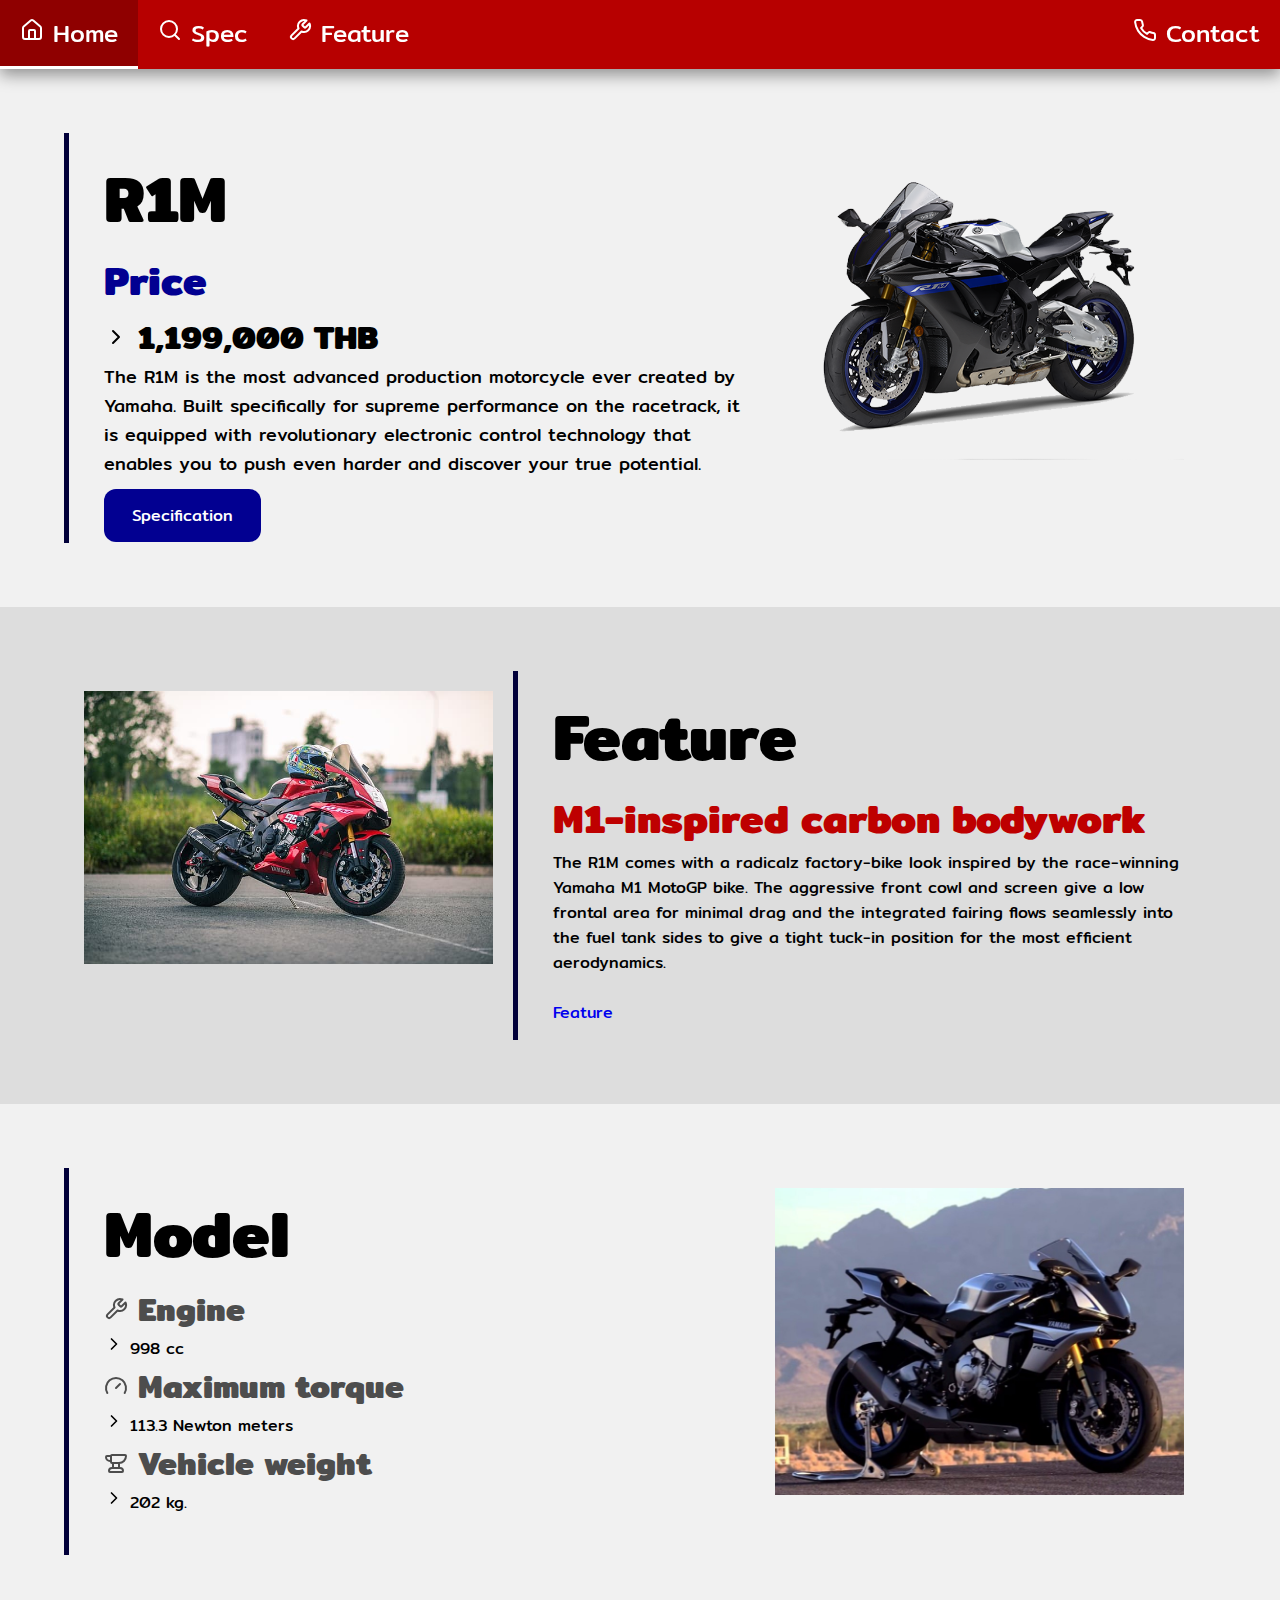
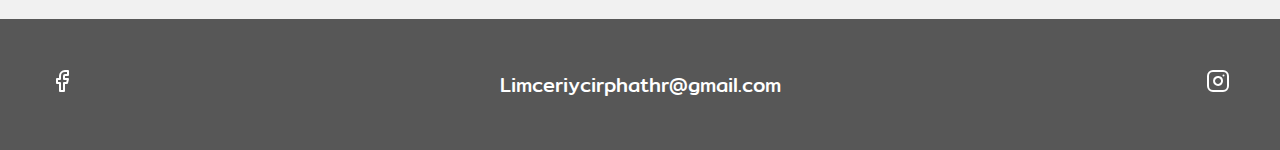
<file: index.html>
<html>
  <head>
    <title>Home</title>
    <meta charset="utf-8">
    <meta name="viewport" content="width=device-width">
    <link rel="stylesheet" type="text/css" href="style.css">
  </head>
<body>
    <ul>
      <li><a href="index.html" class="act"><svg xmlns="http://www.w3.org/2000/svg" width="24" height="24" viewBox="0 0 24 24" fill="none" stroke="currentColor" stroke-width="2" stroke-linecap="round" stroke-linejoin="round" class="lucide lucide-house"><path d="M15 21v-8a1 1 0 0 0-1-1h-4a1 1 0 0 0-1 1v8"/><path d="M3 10a2 2 0 0 1 .709-1.528l7-5.999a2 2 0 0 1 2.582 0l7 5.999A2 2 0 0 1 21 10v9a2 2 0 0 1-2 2H5a2 2 0 0 1-2-2z"/></svg> Home</a></li>
      <li><a href="spec.html"><svg xmlns="http://www.w3.org/2000/svg" width="24" height="24" viewBox="0 0 24 24" fill="none" stroke="currentColor" stroke-width="2" stroke-linecap="round" stroke-linejoin="round" class="lucide lucide-search"><circle cx="11" cy="11" r="8"/><path d="m21 21-4.3-4.3"/></svg> Spec</a></li>
      <li><a href="feature.html"><svg xmlns="http://www.w3.org/2000/svg" width="24" height="24" viewBox="0 0 24 24" fill="none" stroke="currentColor" stroke-width="2" stroke-linecap="round" stroke-linejoin="round" class="lucide lucide-wrench"><path d="M14.7 6.3a1 1 0 0 0 0 1.4l1.6 1.6a1 1 0 0 0 1.4 0l3.77-3.77a6 6 0 0 1-7.94 7.94l-6.91 6.91a2.12 2.12 0 0 1-3-3l6.91-6.91a6 6 0 0 1 7.94-7.94l-3.76 3.76z"/></svg> Feature</a></li>
      <li style="float: right;"><a href="contact.html"><svg xmlns="http://www.w3.org/2000/svg" width="24" height="24" viewBox="0 0 24 24" fill="none" stroke="currentColor" stroke-width="2" stroke-linecap="round" stroke-linejoin="round" class="lucide lucide-phone"><path d="M22 16.92v3a2 2 0 0 1-2.18 2 19.79 19.79 0 0 1-8.63-3.07 19.5 19.5 0 0 1-6-6 19.79 19.79 0 0 1-3.07-8.67A2 2 0 0 1 4.11 2h3a2 2 0 0 1 2 1.72 12.84 12.84 0 0 0 .7 2.81 2 2 0 0 1-.45 2.11L8.09 9.91a16 16 0 0 0 6 6l1.27-1.27a2 2 0 0 1 2.11-.45 12.84 12.84 0 0 0 2.81.7A2 2 0 0 1 22 16.92z"/></svg> Contact</a></li>
    </ul>

  <div class="container" style="background-color: #f1f1f1;">
    <div class="row">
      <div class="column-66">
        <h1 class="xlarge-font"><b>R1M</b></h1>
        <h1 class="large-font" style="color:rgb(2, 0, 145);"><b>Price</b></h1>
        <b style="font-size: 32px;"><svg xmlns="http://www.w3.org/2000/svg" width="24" height="24" viewBox="0 0 24 24" fill="none" stroke="currentColor" stroke-width="2" stroke-linecap="round" stroke-linejoin="round" class="lucide lucide-chevron-right"><path d="m9 18 6-6-6-6"/></svg> 1,199,000 THB</b>
        <p style="font-size: 18px;">The R1M is the most advanced production motorcycle ever created by Yamaha. Built specifically for supreme performance on the racetrack, it is equipped with revolutionary electronic control technology that enables you to push even harder and discover your true potential.</p>
        <br>
        <a href="spec.html" class="button1">Specification</a>
      </div>
      <div class="column-33">
          <img src="img/r1m.1.png">
      </div>
    </div>
  </div>
  
  <div class="container">
    <div class="row">
      <div class="column-33">
        <img src="img/r1m.red.jpg">
      </div>
      <div class="column-66">
        <h1 class="xlarge-font"><b>Feature</b></h1>
        <h1 class="large-font" style="color:rgb(190, 0, 0);"><b>M1-inspired carbon bodywork</b></h1>
        <p>The R1M comes with a radicalz factory-bike look inspired by the race-winning Yamaha M1 MotoGP bike. The aggressive front cowl and screen give a low frontal area for minimal drag and the integrated fairing flows seamlessly into the fuel tank sides to give a tight tuck-in position for the most efficient aerodynamics.</p>
        <br>
        <a href="feature.html" class="button2">Feature</a>
      </div>
    </div>
  </div>
  
  <div class="container" style="background-color: #f1f1f1;">
    <div class="row">
      <div class="column-66">
        <h1 class="xlarge-font"><b>Model</b></h1>
        <h1 style="color:rgb(77, 77, 77);"><b><svg xmlns="http://www.w3.org/2000/svg" width="24" height="24" viewBox="0 0 24 24" fill="none" stroke="currentColor" stroke-width="2" stroke-linecap="round" stroke-linejoin="round" class="lucide lucide-wrench"><path d="M14.7 6.3a1 1 0 0 0 0 1.4l1.6 1.6a1 1 0 0 0 1.4 0l3.77-3.77a6 6 0 0 1-7.94 7.94l-6.91 6.91a2.12 2.12 0 0 1-3-3l6.91-6.91a6 6 0 0 1 7.94-7.94l-3.76 3.76z"/></svg> Engine</b></h1>
        <p class="p"><svg xmlns="http://www.w3.org/2000/svg" width="20" height="20" viewBox="0 0 24 24" fill="none" stroke="currentColor" stroke-width="2" stroke-linecap="round" stroke-linejoin="round" class="lucide lucide-chevron-right"><path d="m9 18 6-6-6-6"/></svg> 998 cc</p>
        <h1 style="color:rgb(77, 77, 77);"><b><svg xmlns="http://www.w3.org/2000/svg" width="24" height="24" viewBox="0 0 24 24" fill="none" stroke="currentColor" stroke-width="2" stroke-linecap="round" stroke-linejoin="round" class="lucide lucide-gauge"><path d="m12 14 4-4"/><path d="M3.34 19a10 10 0 1 1 17.32 0"/></svg> Maximum torque</b></h1>
        <p class="p"><svg xmlns="http://www.w3.org/2000/svg" width="20" height="20" viewBox="0 0 24 24" fill="none" stroke="currentColor" stroke-width="2" stroke-linecap="round" stroke-linejoin="round" class="lucide lucide-chevron-right"><path d="m9 18 6-6-6-6"/></svg> 113.3 Newton meters</p>
        <h1 style="color:rgb(77, 77, 77);"><b><svg xmlns="http://www.w3.org/2000/svg" width="24" height="24" viewBox="0 0 24 24" fill="none" stroke="currentColor" stroke-width="2" stroke-linecap="round" stroke-linejoin="round" class="lucide lucide-anvil"><path d="M7 10H6a4 4 0 0 1-4-4 1 1 0 0 1 1-1h4"/><path d="M7 5a1 1 0 0 1 1-1h13a1 1 0 0 1 1 1 7 7 0 0 1-7 7H8a1 1 0 0 1-1-1z"/><path d="M9 12v5"/><path d="M15 12v5"/><path d="M5 20a3 3 0 0 1 3-3h8a3 3 0 0 1 3 3 1 1 0 0 1-1 1H6a1 1 0 0 1-1-1"/></svg> Vehicle weight</b></h1>
        <p class="p"><svg xmlns="http://www.w3.org/2000/svg" width="20" height="20" viewBox="0 0 24 24" fill="none" stroke="currentColor" stroke-width="2" stroke-linecap="round" stroke-linejoin="round" class="lucide lucide-chevron-right"><path d="m9 18 6-6-6-6"/></svg> 202 kg.</p>
        <br>
      </div>
      <div class="column-33">
          <img src="img/r1m.3.jpg" width="">
      </div>
    </div>
  </div>
  <footer>
    <div><a href="https://www.facebook.com/profile.php?id=100052254434444" class="svg" target="_blank"><svg xmlns="http://www.w3.org/2000/svg" width="24" height="24" viewBox="0 0 24 24" fill="none" stroke="currentColor" stroke-width="2" stroke-linecap="round" stroke-linejoin="round" class="lucide lucide-facebook"><path d="M18 2h-3a5 5 0 0 0-5 5v3H7v4h3v8h4v-8h3l1-4h-4V7a1 1 0 0 1 1-1h3z"/></a></svg></div>
    <div><p>Limceriycirphathr@gmail.com</p></div>
    <div><a href="https://www.instagram.com/hrxt_.jl02/" class="svg" target="_blank"><svg xmlns="http://www.w3.org/2000/svg" width="24" height="24" viewBox="0 0 24 24" fill="none" stroke="currentColor" stroke-width="2" stroke-linecap="round" stroke-linejoin="round" class="lucide lucide-instagram"><rect width="20" height="20" x="2" y="2" rx="5" ry="5"/><path d="M16 11.37A4 4 0 1 1 12.63 8 4 4 0 0 1 16 11.37z"/><line x1="17.5" x2="17.51" y1="6.5" y2="6.5"/></a></svg></div>
  </footer>
    <script>
    </script>
  </body>
</html>
</file>
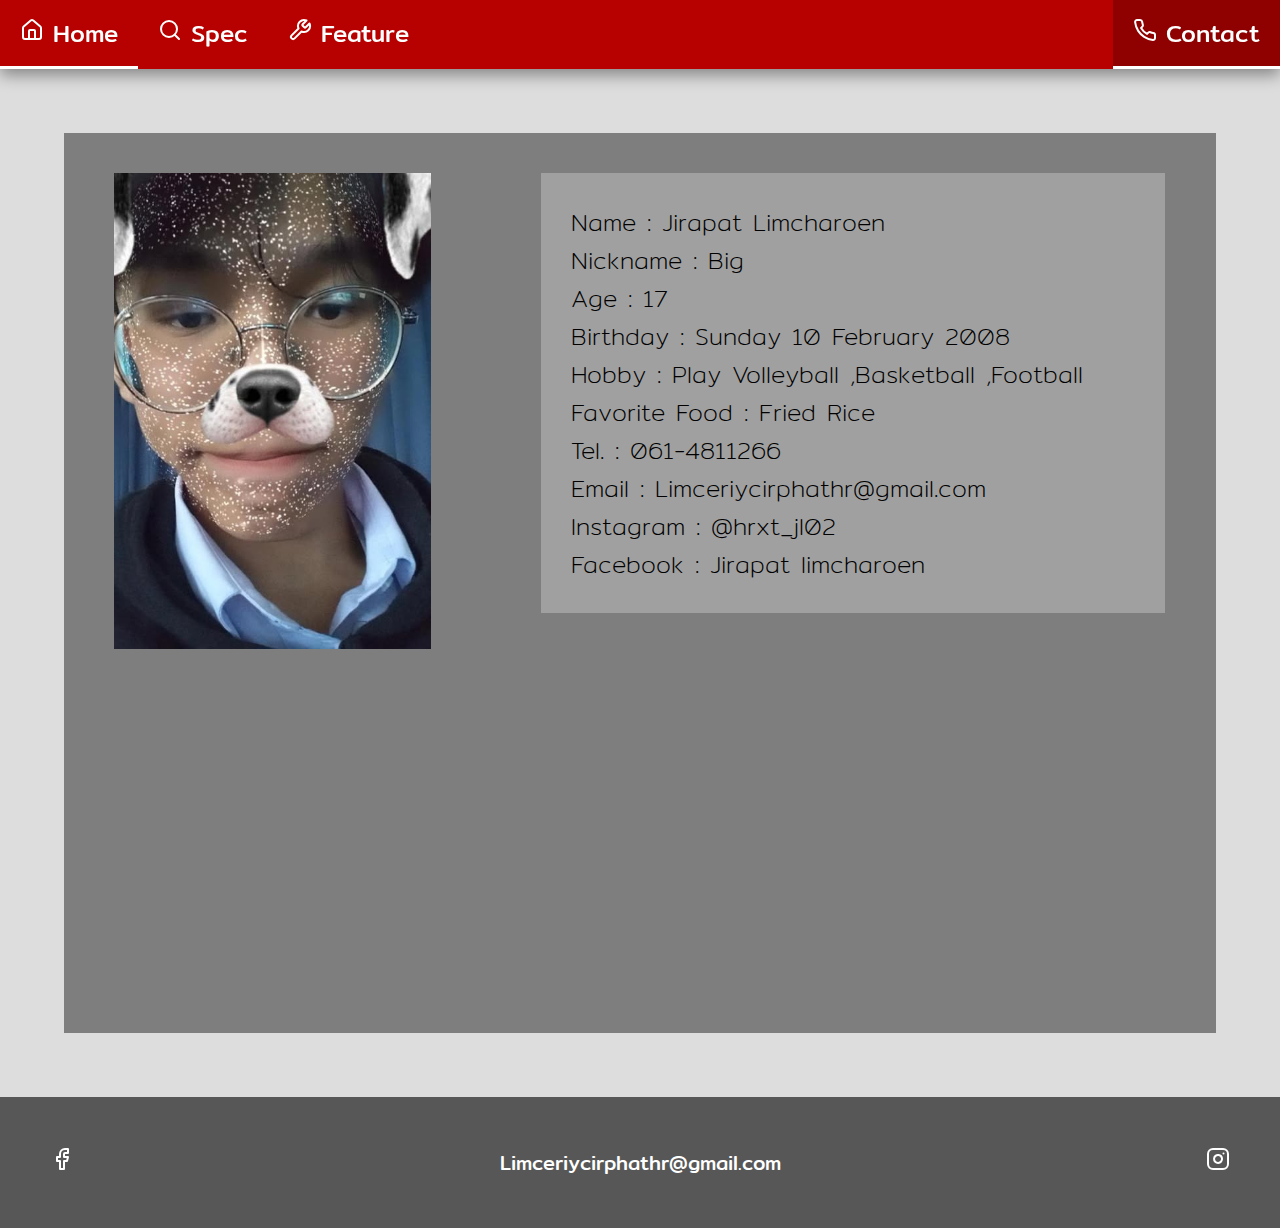
<file: contact.html>
<html>
  <head>
    <title>Contact</title>
    <meta charset="utf-8">
    <meta name="viewport" content="width=device-width">
    <link rel="stylesheet" type="text/css" href="style.css">
  </head>
<body>
    <ul>
      <li><a href="index.html"><svg xmlns="http://www.w3.org/2000/svg" width="24" height="24" viewBox="0 0 24 24" fill="none" stroke="currentColor" stroke-width="2" stroke-linecap="round" stroke-linejoin="round" class="lucide lucide-house"><path d="M15 21v-8a1 1 0 0 0-1-1h-4a1 1 0 0 0-1 1v8"/><path d="M3 10a2 2 0 0 1 .709-1.528l7-5.999a2 2 0 0 1 2.582 0l7 5.999A2 2 0 0 1 21 10v9a2 2 0 0 1-2 2H5a2 2 0 0 1-2-2z"/></svg> Home</a></li>
      <li><a href="spec.html"><svg xmlns="http://www.w3.org/2000/svg" width="24" height="24" viewBox="0 0 24 24" fill="none" stroke="currentColor" stroke-width="2" stroke-linecap="round" stroke-linejoin="round" class="lucide lucide-search"><circle cx="11" cy="11" r="8"/><path d="m21 21-4.3-4.3"/></svg> Spec</a></li>
      <li><a href="feature.html"><svg xmlns="http://www.w3.org/2000/svg" width="24" height="24" viewBox="0 0 24 24" fill="none" stroke="currentColor" stroke-width="2" stroke-linecap="round" stroke-linejoin="round" class="lucide lucide-wrench"><path d="M14.7 6.3a1 1 0 0 0 0 1.4l1.6 1.6a1 1 0 0 0 1.4 0l3.77-3.77a6 6 0 0 1-7.94 7.94l-6.91 6.91a2.12 2.12 0 0 1-3-3l6.91-6.91a6 6 0 0 1 7.94-7.94l-3.76 3.76z"/></svg> Feature</a></li>
      <li style="float: right;"><a href="contact.html" class="act"><svg xmlns="http://www.w3.org/2000/svg" width="24" height="24" viewBox="0 0 24 24" fill="none" stroke="currentColor" stroke-width="2" stroke-linecap="round" stroke-linejoin="round" class="lucide lucide-phone"><path d="M22 16.92v3a2 2 0 0 1-2.18 2 19.79 19.79 0 0 1-8.63-3.07 19.5 19.5 0 0 1-6-6 19.79 19.79 0 0 1-3.07-8.67A2 2 0 0 1 4.11 2h3a2 2 0 0 1 2 1.72 12.84 12.84 0 0 0 .7 2.81 2 2 0 0 1-.45 2.11L8.09 9.91a16 16 0 0 0 6 6l1.27-1.27a2 2 0 0 1 2.11-.45 12.84 12.84 0 0 0 2.81.7A2 2 0 0 1 22 16.92z"/></svg> Contact</a></li>
    </ul>

    <div class="container">
      <div class="row">
        <div class="c-bg">
          <div class="column-c-1">
            <img src="img/biggy.jpg" class="img-c">
          </div>
          <div class="column-c-2">
            <div class="t-c">        
              <p>Name : Jirapat Limcharoen</p>
              <p>Nickname : Big</p>
              <p>Age : 17</p>
              <p>Birthday : Sunday 10 February 2008</p>
              <p>Hobby : Play Volleyball ,Basketball ,Football</p>
              <p>Favorite Food : Fried Rice</p>
              <p>Tel. : 061-4811266</p>
              <p>Email : Limceriycirphathr@gmail.com</p>
              <p>Instagram : @hrxt_jl02</p>
              <p>Facebook : Jirapat limcharoen</p>
            </div>
          </div>
        </div>
      </div>
    </div>

    <footer>
      <div><a href="https://www.facebook.com/profile.php?id=100052254434444" class="svg" target="_blank"><svg xmlns="http://www.w3.org/2000/svg" width="24" height="24" viewBox="0 0 24 24" fill="none" stroke="currentColor" stroke-width="2" stroke-linecap="round" stroke-linejoin="round" class="lucide lucide-facebook"><path d="M18 2h-3a5 5 0 0 0-5 5v3H7v4h3v8h4v-8h3l1-4h-4V7a1 1 0 0 1 1-1h3z"/></a></svg></div>
      <div><p>Limceriycirphathr@gmail.com</p></div>
      <div><a href="https://www.instagram.com/hrxt_.jl02/" class="svg" target="_blank"><svg xmlns="http://www.w3.org/2000/svg" width="24" height="24" viewBox="0 0 24 24" fill="none" stroke="currentColor" stroke-width="2" stroke-linecap="round" stroke-linejoin="round" class="lucide lucide-instagram"><rect width="20" height="20" x="2" y="2" rx="5" ry="5"/><path d="M16 11.37A4 4 0 1 1 12.63 8 4 4 0 0 1 16 11.37z"/><line x1="17.5" x2="17.51" y1="6.5" y2="6.5"/></a></svg></div>
    </footer>
    <script>
    </script>
  </body>
</html>
</file>
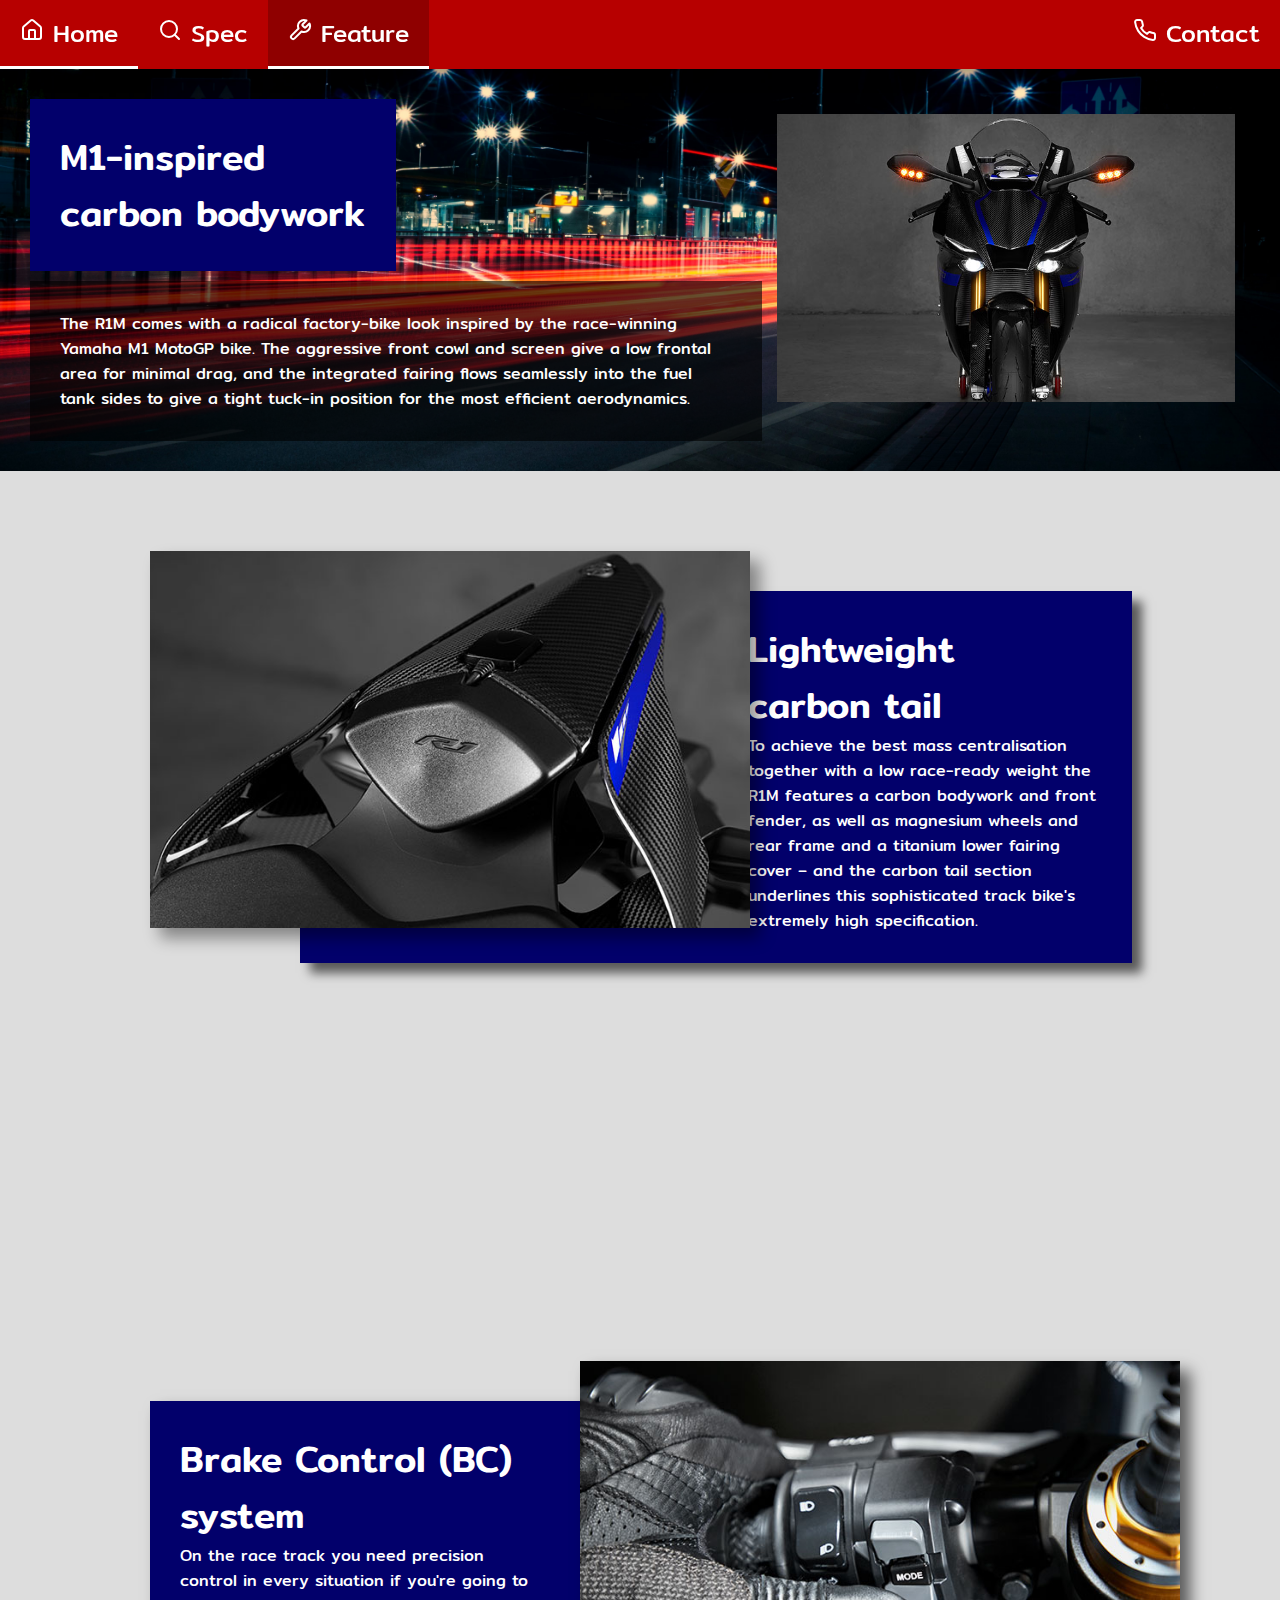
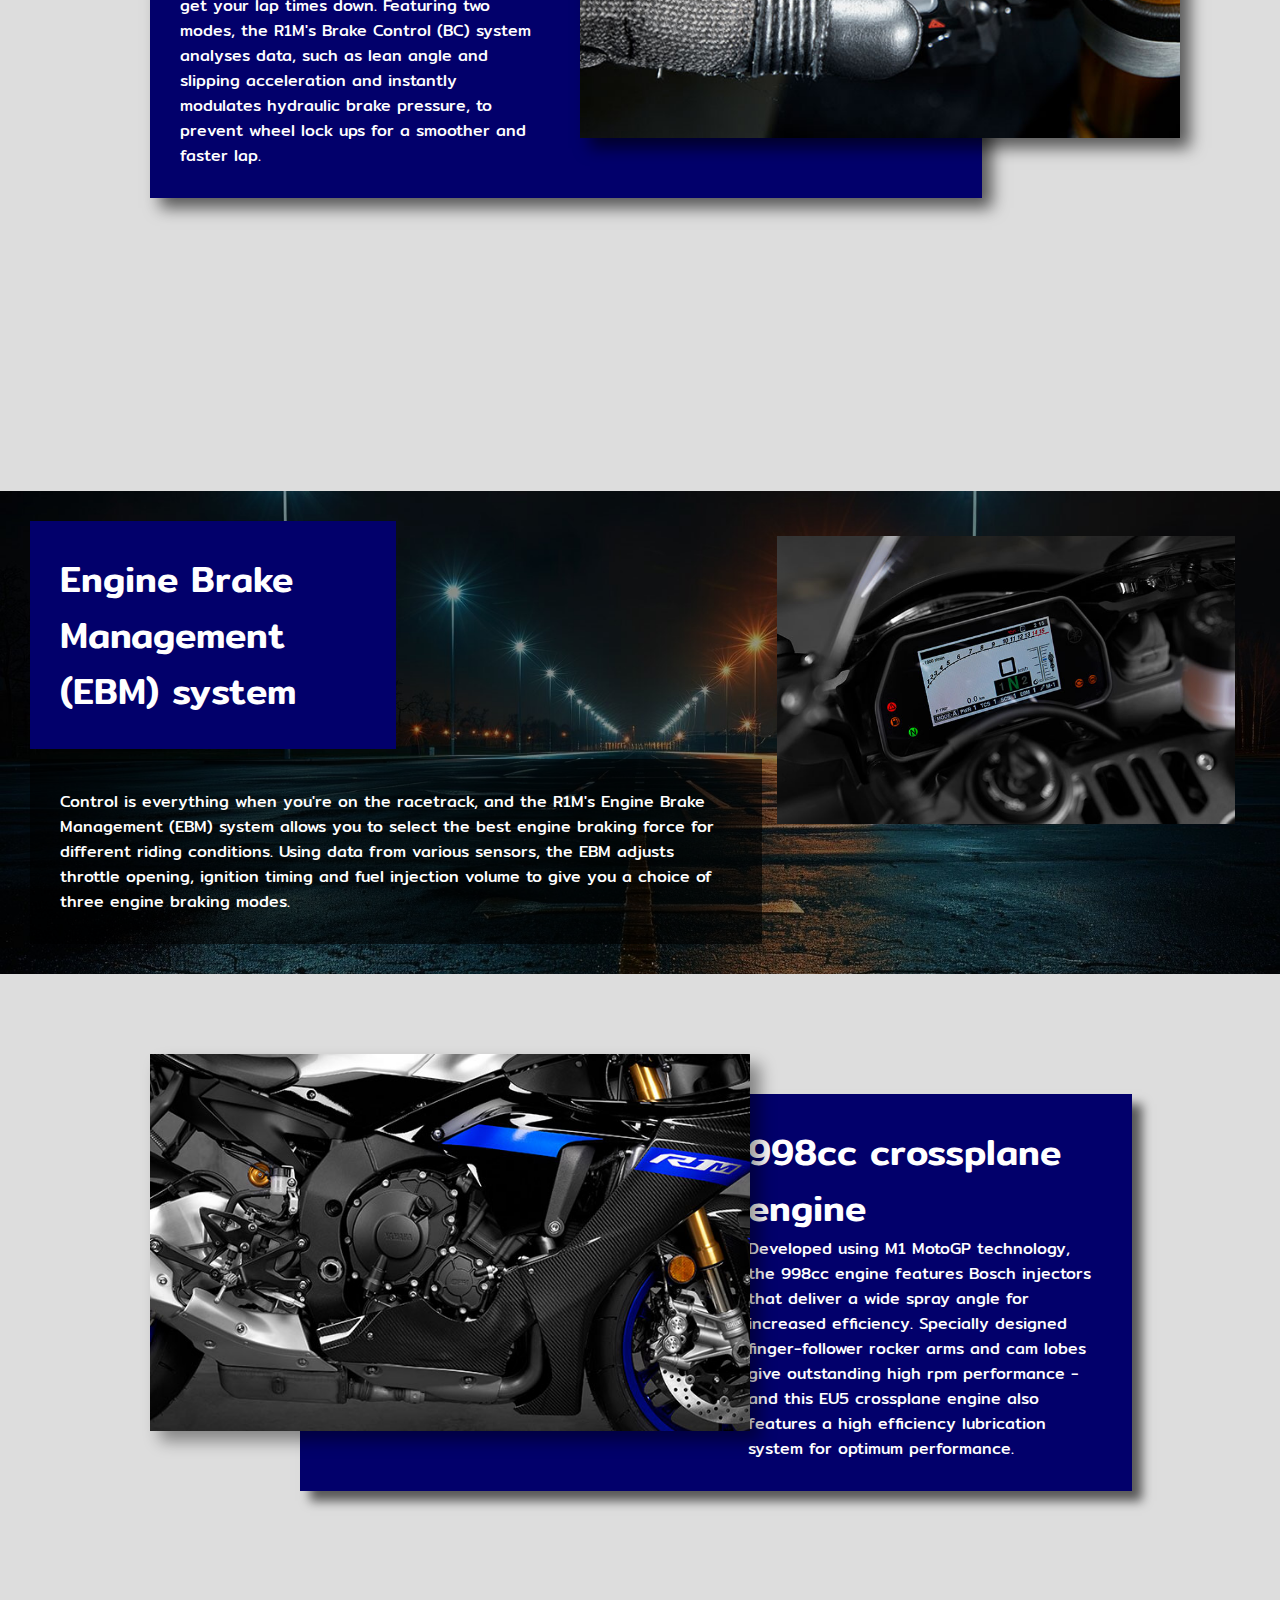
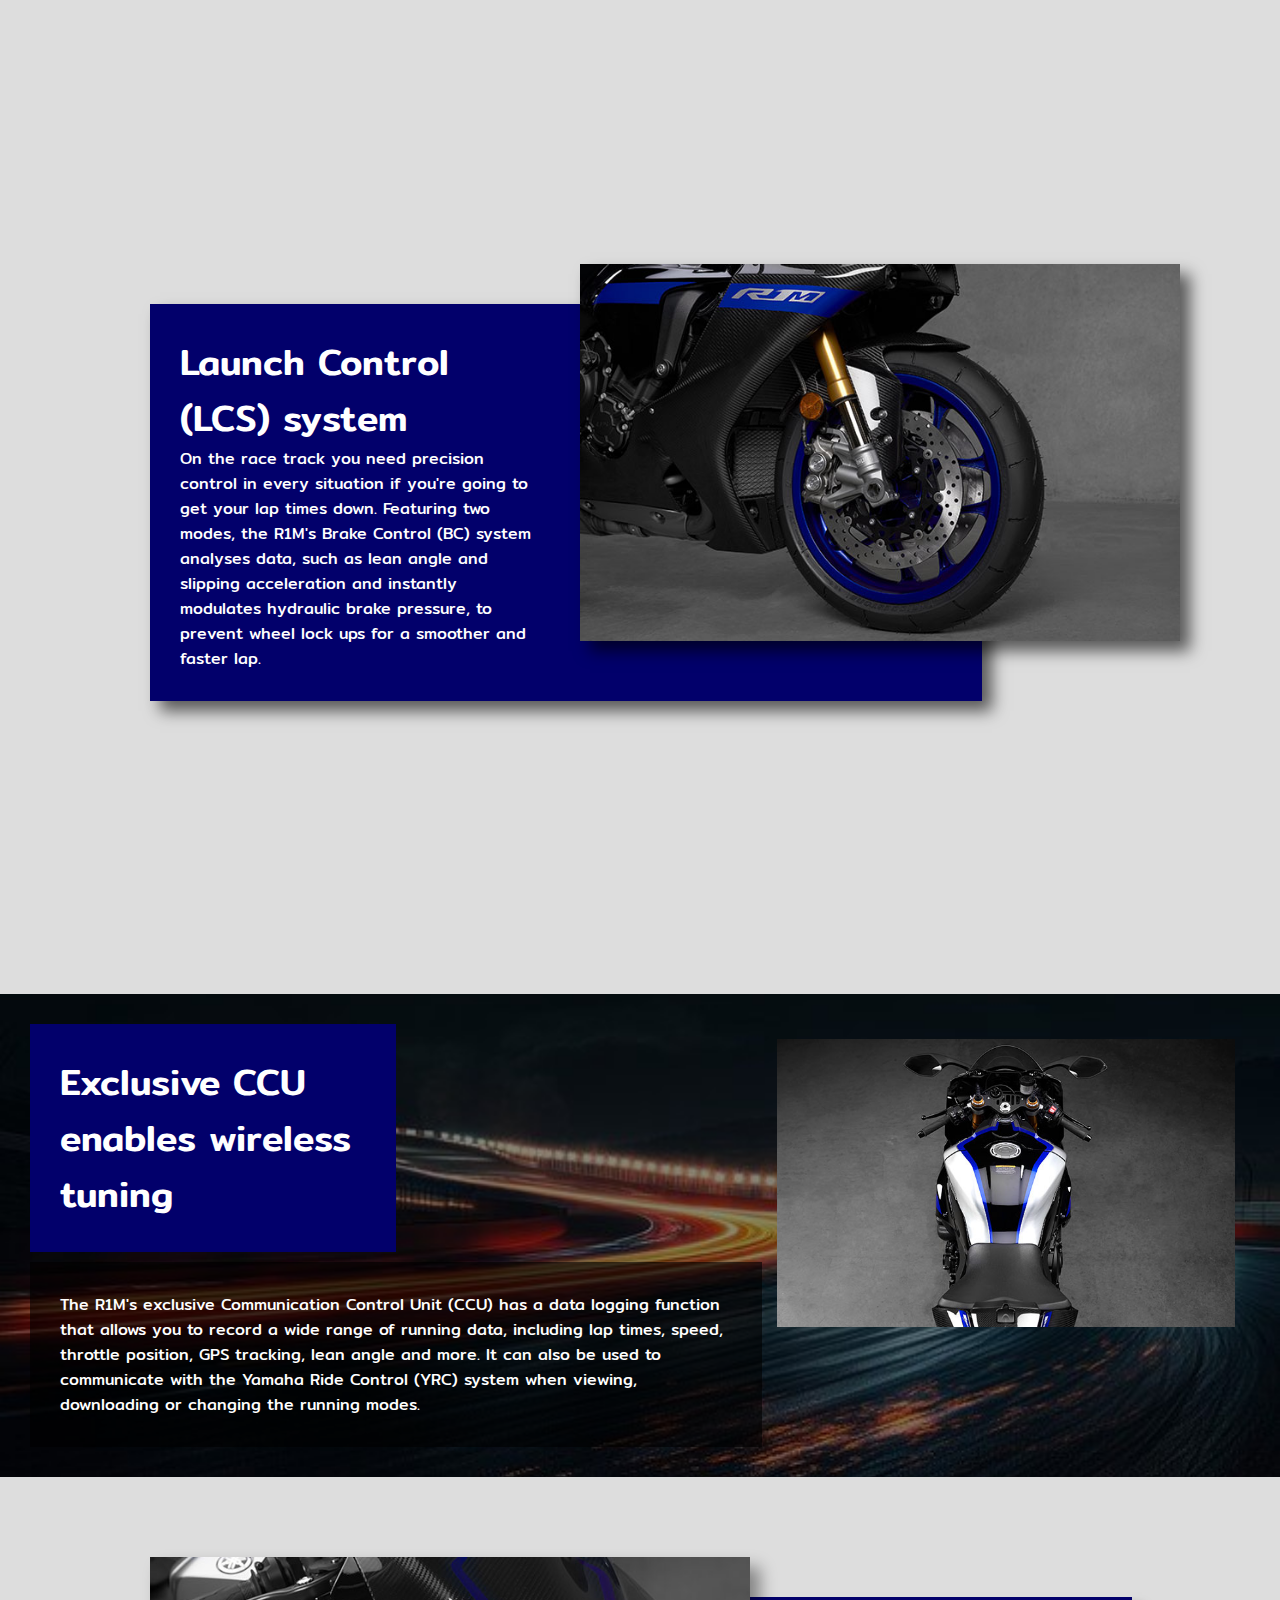
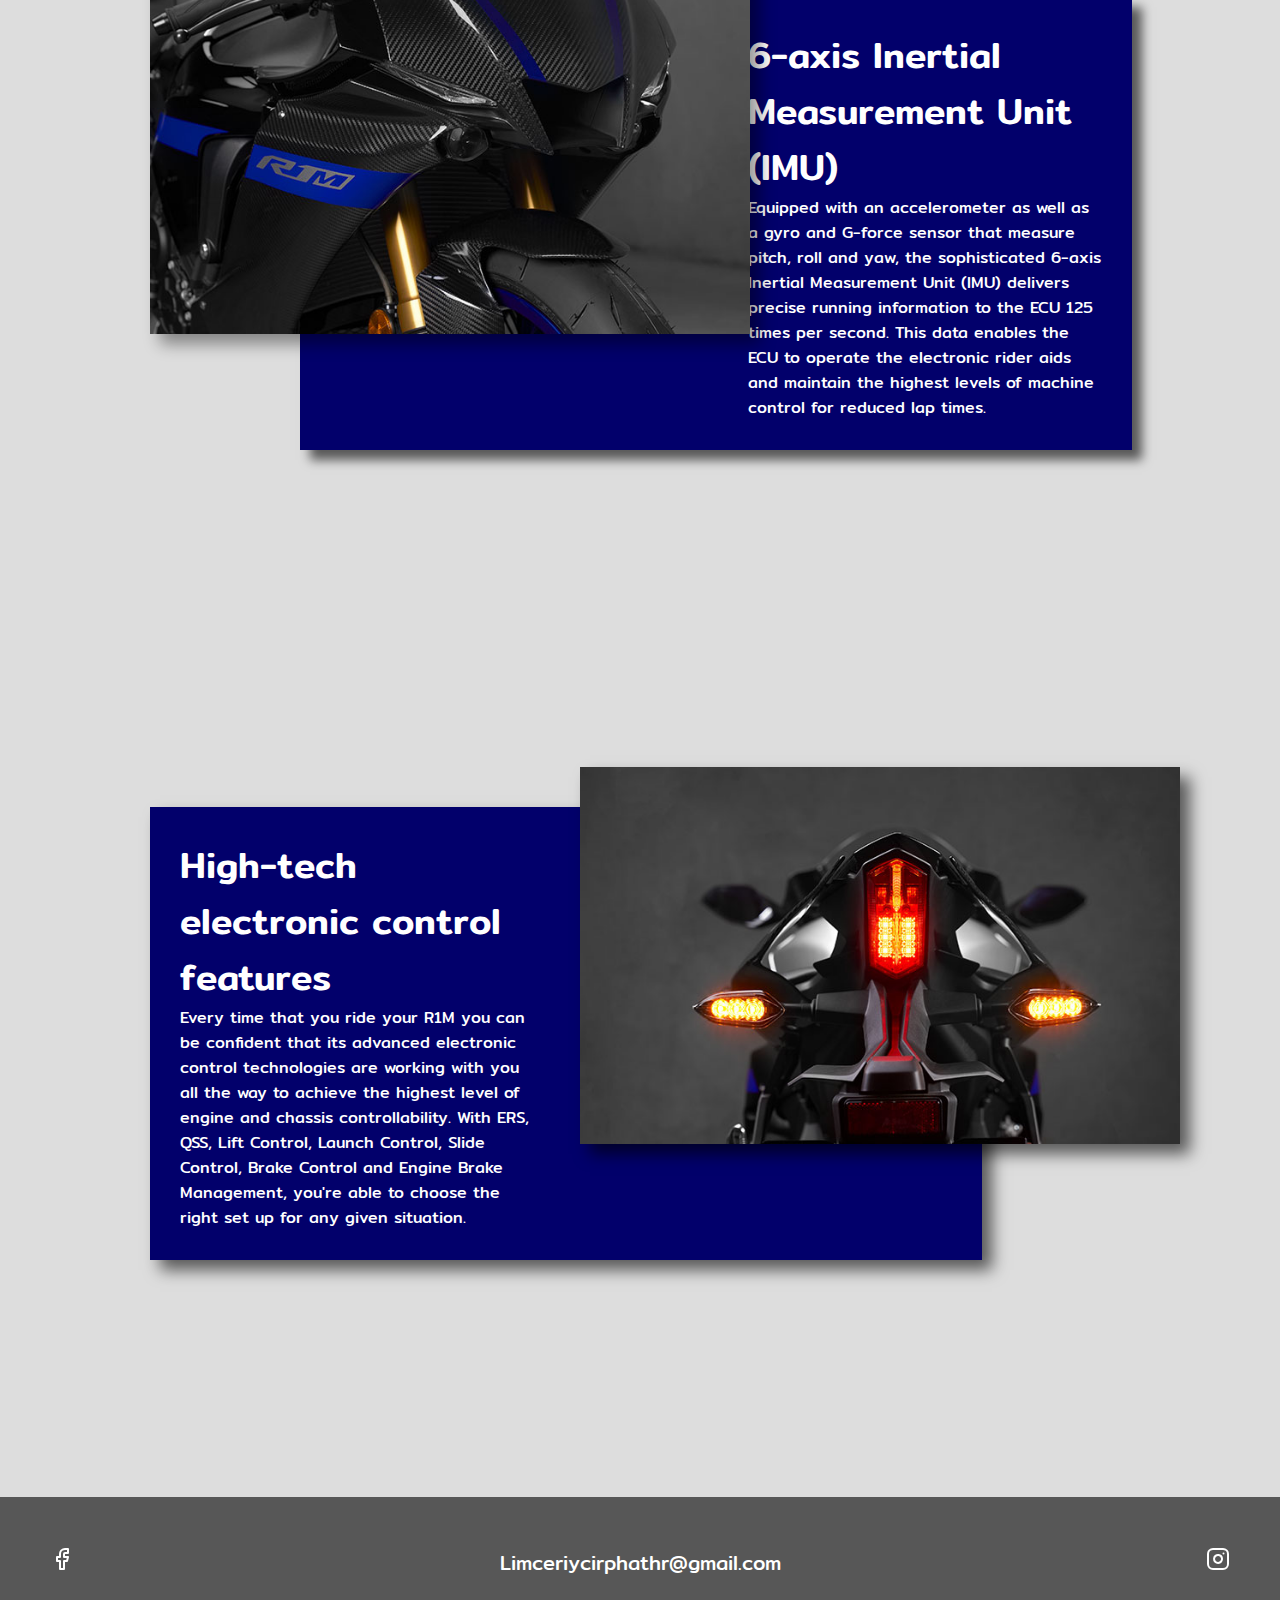
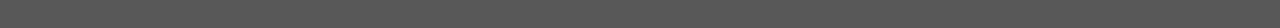
<file: feature.html>
<html>
  <head>
    <title>Feature</title>
    <meta charset="utf-8">
    <meta name="viewport" content="width=device-width">
    <link rel="stylesheet" type="text/css" href="style.css">
  </head>
<body>
    <ul>
      <li><a href="index.html"><svg xmlns="http://www.w3.org/2000/svg" width="24" height="24" viewBox="0 0 24 24" fill="none" stroke="currentColor" stroke-width="2" stroke-linecap="round" stroke-linejoin="round" class="lucide lucide-house"><path d="M15 21v-8a1 1 0 0 0-1-1h-4a1 1 0 0 0-1 1v8"/><path d="M3 10a2 2 0 0 1 .709-1.528l7-5.999a2 2 0 0 1 2.582 0l7 5.999A2 2 0 0 1 21 10v9a2 2 0 0 1-2 2H5a2 2 0 0 1-2-2z"/></svg> Home</a></li>
      <li><a href="spec.html"><svg xmlns="http://www.w3.org/2000/svg" width="24" height="24" viewBox="0 0 24 24" fill="none" stroke="currentColor" stroke-width="2" stroke-linecap="round" stroke-linejoin="round" class="lucide lucide-search"><circle cx="11" cy="11" r="8"/><path d="m21 21-4.3-4.3"/></svg> Spec</a></li>
      <li><a href="feature.html" class="act"><svg xmlns="http://www.w3.org/2000/svg" width="24" height="24" viewBox="0 0 24 24" fill="none" stroke="currentColor" stroke-width="2" stroke-linecap="round" stroke-linejoin="round" class="lucide lucide-wrench"><path d="M14.7 6.3a1 1 0 0 0 0 1.4l1.6 1.6a1 1 0 0 0 1.4 0l3.77-3.77a6 6 0 0 1-7.94 7.94l-6.91 6.91a2.12 2.12 0 0 1-3-3l6.91-6.91a6 6 0 0 1 7.94-7.94l-3.76 3.76z"/></svg> Feature</a></li>
      <li style="float: right;"><a href="contact.html"><svg xmlns="http://www.w3.org/2000/svg" width="24" height="24" viewBox="0 0 24 24" fill="none" stroke="currentColor" stroke-width="2" stroke-linecap="round" stroke-linejoin="round" class="lucide lucide-phone"><path d="M22 16.92v3a2 2 0 0 1-2.18 2 19.79 19.79 0 0 1-8.63-3.07 19.5 19.5 0 0 1-6-6 19.79 19.79 0 0 1-3.07-8.67A2 2 0 0 1 4.11 2h3a2 2 0 0 1 2 1.72 12.84 12.84 0 0 0 .7 2.81 2 2 0 0 1-.45 2.11L8.09 9.91a16 16 0 0 0 6 6l1.27-1.27a2 2 0 0 1 2.11-.45 12.84 12.84 0 0 0 2.81.7A2 2 0 0 1 22 16.92z"/></svg> Contact</a></li>
    </ul>

      <div class="row">

        <div class="column-100-1">
          <div class="f-column-40">
            <img src="img/r1m-f-1.jpg">
          </div>
          <div class="f-column-60">
            <div class="f-t">
              <p style="font-size: 36px; font-weight: 500;">M1-inspired carbon bodywork</p>
            </div>
            <p class="f-p">The R1M comes with a radical factory-bike look inspired by the race-winning Yamaha M1 MotoGP bike. The aggressive front cowl and screen give a low frontal area for minimal drag, and the integrated fairing flows seamlessly into the fuel tank sides to give a tight tuck-in position for the most efficient aerodynamics.</p>
          </div>
        </div>

        <div class="contain">
          <div class="f-img-1">
            <img src="img/r1m-f-2.jpg">
          </div>      
          <div class="cont-t-1">
            <p style="font-size: 36px; font-weight: 500;">Lightweight <br>carbon tail</p>
            <p>To achieve the best mass centralisation together with a low race-ready weight the R1M features a carbon bodywork and front fender, as well as magnesium wheels and rear frame and a titanium lower fairing cover – and the carbon tail section underlines this sophisticated track bike's extremely high specification.</p>
          </div>
        </div>

        <div class="contain">
          <div class="f-img-2">
            <img src="img/r1m-f-3.jpg">
          </div>      
          <div class="cont-t-2">
            <p style="font-size: 36px; font-weight: 500;">Brake Control (BC) system</p>
            <p>On the race track you need precision control in every situation if you're going to get your lap times down. Featuring two modes, the R1M's Brake Control (BC) system analyses data, such as lean angle and slipping acceleration and instantly modulates hydraulic brake pressure, to prevent wheel lock ups for a smoother and faster lap.</p>
          </div>
        </div>

        <div class="column-100-2">
          <div class="f-column-40">
            <img src="img/r1m-f-4.jpg">
          </div>
          <div class="f-column-60">
            <div class="f-t">
              <p style="font-size: 36px; font-weight: 500;">Engine Brake Management (EBM) system</p>
            </div>
            <p class="f-p">Control is everything when you're on the racetrack, and the R1M's Engine Brake Management (EBM) system allows you to select the best engine braking force for different riding conditions. Using data from various sensors, the EBM adjusts throttle opening, ignition timing and fuel injection volume to give you a choice of three engine braking modes.</p>
          </div>
        </div>

        <div class="contain">
          <div class="f-img-1">
            <img src="img/r1m-f-5.jpg">
          </div>      
          <div class="cont-t-1">
            <p style="font-size: 36px; font-weight: 500;">998cc crossplane engine</p>
            <p>Developed using M1 MotoGP technology, the 998cc engine features Bosch injectors that deliver a wide spray angle for increased efficiency. Specially designed finger-follower rocker arms and cam lobes give outstanding high rpm performance - and this EU5 crossplane engine also features a high efficiency lubrication system for optimum performance.</p>
          </div>
        </div>

        <div class="contain">
          <div class="f-img-2">
            <img src="img/r1m-f-6.jpg">
          </div>      
          <div class="cont-t-2">
            <p style="font-size: 36px; font-weight: 500;">Launch Control (LCS) system</p>
            <p>On the race track you need precision control in every situation if you're going to get your lap times down. Featuring two modes, the R1M's Brake Control (BC) system analyses data, such as lean angle and slipping acceleration and instantly modulates hydraulic brake pressure, to prevent wheel lock ups for a smoother and faster lap.</p>
          </div>
        </div>

        <div class="column-100-3">
          <div class="f-column-40">
            <img src="img/r1m-f-7.jpg">
          </div>
          <div class="f-column-60">
            <div class="f-t">
              <p style="font-size: 36px; font-weight: 500;">Exclusive CCU enables wireless tuning</p>
            </div>
            <p class="f-p">The R1M's exclusive Communication Control Unit (CCU) has a data logging function that allows you to record a wide range of running data, including lap times, speed, throttle position, GPS tracking, lean angle and more. It can also be used to communicate with the Yamaha Ride Control (YRC) system when viewing, downloading or changing the running modes.</p>
          </div>
        </div>

        <div class="contain">
          <div class="f-img-1">
            <img src="img/r1m-f-8.jpg">
          </div>      
          <div class="cont-t-1">
            <p style="font-size: 36px; font-weight: 500;">6-axis Inertial Measurement Unit (IMU)</p>
            <p>Equipped with an accelerometer as well as a gyro and G-force sensor that measure pitch, roll and yaw, the sophisticated 6-axis Inertial Measurement Unit (IMU) delivers precise running information to the ECU 125 times per second. This data enables the ECU to operate the electronic rider aids and maintain the highest levels of machine control for reduced lap times.</p>
          </div>
        </div>

        <div class="contain">
          <div class="f-img-2">
            <img src="img/r1m-f-9.jpg">
          </div>      
          <div class="cont-t-2">
            <p style="font-size: 36px; font-weight: 500;">High-tech electronic control features</p>
            <p>Every time that you ride your R1M you can be confident that its advanced electronic control technologies are working with you all the way to achieve the highest level of engine and chassis controllability. With ERS, QSS, Lift Control, Launch Control, Slide Control, Brake Control and Engine Brake Management, you're able to choose the right set up for any given situation.</p>
          </div>
        </div>
    </div>
    <footer>
      <div><a href="https://www.facebook.com/profile.php?id=100052254434444" class="svg" target="_blank"><svg xmlns="http://www.w3.org/2000/svg" width="24" height="24" viewBox="0 0 24 24" fill="none" stroke="currentColor" stroke-width="2" stroke-linecap="round" stroke-linejoin="round" class="lucide lucide-facebook"><path d="M18 2h-3a5 5 0 0 0-5 5v3H7v4h3v8h4v-8h3l1-4h-4V7a1 1 0 0 1 1-1h3z"/></a></svg></div>
      <div><p>Limceriycirphathr@gmail.com</p></div>
      <div><a href="https://www.instagram.com/hrxt_.jl02/" class="svg" target="_blank"><svg xmlns="http://www.w3.org/2000/svg" width="24" height="24" viewBox="0 0 24 24" fill="none" stroke="currentColor" stroke-width="2" stroke-linecap="round" stroke-linejoin="round" class="lucide lucide-instagram"><rect width="20" height="20" x="2" y="2" rx="5" ry="5"/><path d="M16 11.37A4 4 0 1 1 12.63 8 4 4 0 0 1 16 11.37z"/><line x1="17.5" x2="17.51" y1="6.5" y2="6.5"/></a></svg></div>
    </footer>
    <script>
    </script>
  </body>
</html>
</file>
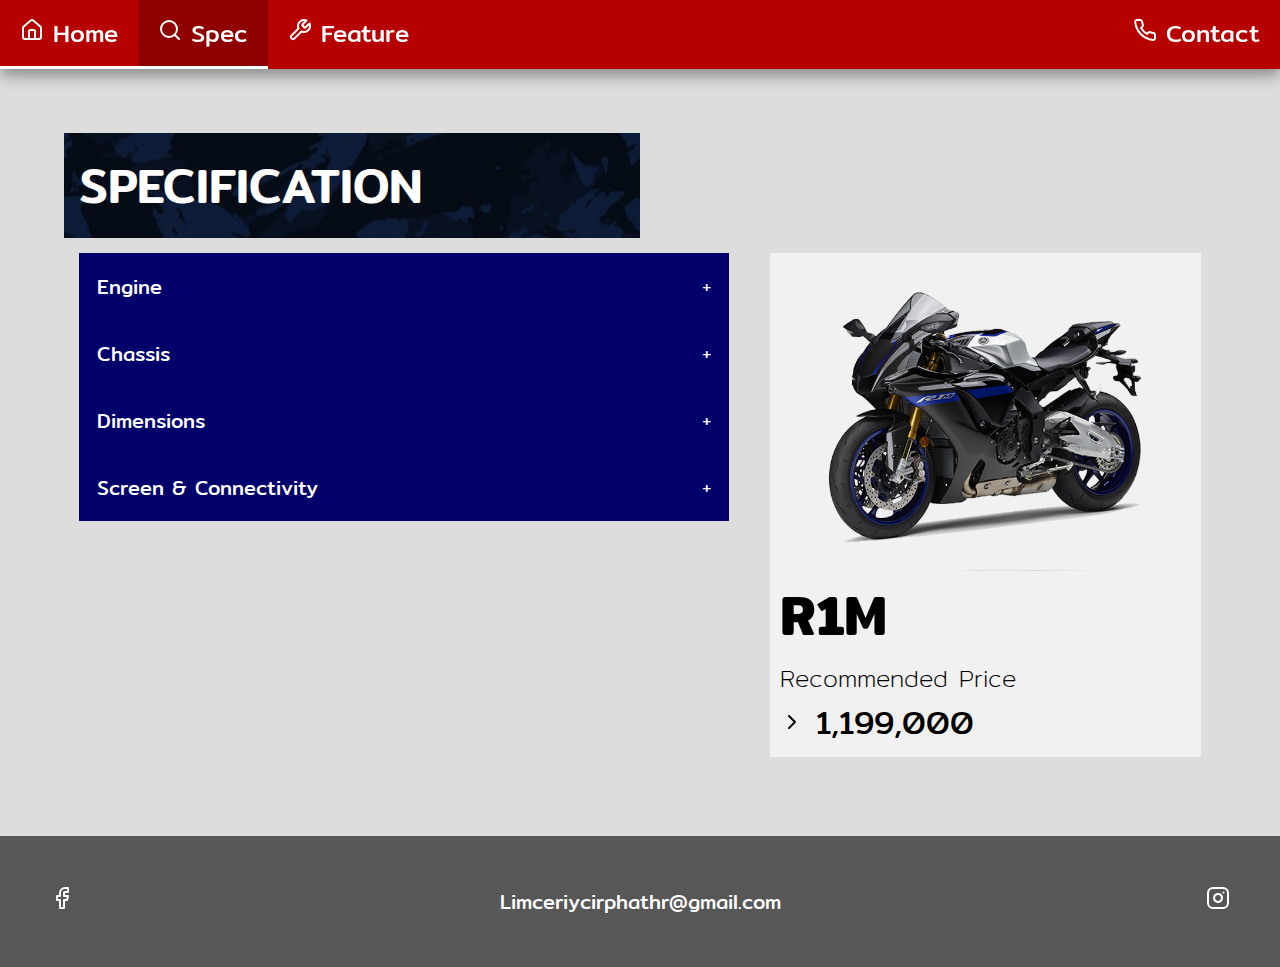
<file: spec.html>
<html>
  <head>
    <title>Specification</title>
    <meta charset="utf-8">
    <meta name="viewport" content="width=device-width">
    <link rel="stylesheet" type="text/css" href="style.css">
  </head>
<body>
    <ul>
      <li><a href="index.html"><svg xmlns="http://www.w3.org/2000/svg" width="24" height="24" viewBox="0 0 24 24" fill="none" stroke="currentColor" stroke-width="2" stroke-linecap="round" stroke-linejoin="round" class="lucide lucide-house"><path d="M15 21v-8a1 1 0 0 0-1-1h-4a1 1 0 0 0-1 1v8"/><path d="M3 10a2 2 0 0 1 .709-1.528l7-5.999a2 2 0 0 1 2.582 0l7 5.999A2 2 0 0 1 21 10v9a2 2 0 0 1-2 2H5a2 2 0 0 1-2-2z"/></svg> Home</a></li>
      <li><a href="spec.html" class="act"><svg xmlns="http://www.w3.org/2000/svg" width="24" height="24" viewBox="0 0 24 24" fill="none" stroke="currentColor" stroke-width="2" stroke-linecap="round" stroke-linejoin="round" class="lucide lucide-search"><circle cx="11" cy="11" r="8"/><path d="m21 21-4.3-4.3"/></svg> Spec</a></li>
      <li><a href="feature.html"><svg xmlns="http://www.w3.org/2000/svg" width="24" height="24" viewBox="0 0 24 24" fill="none" stroke="currentColor" stroke-width="2" stroke-linecap="round" stroke-linejoin="round" class="lucide lucide-wrench"><path d="M14.7 6.3a1 1 0 0 0 0 1.4l1.6 1.6a1 1 0 0 0 1.4 0l3.77-3.77a6 6 0 0 1-7.94 7.94l-6.91 6.91a2.12 2.12 0 0 1-3-3l6.91-6.91a6 6 0 0 1 7.94-7.94l-3.76 3.76z"/></svg> Feature</a></li>
      <li style="float: right;"><a href="contact.html"><svg xmlns="http://www.w3.org/2000/svg" width="24" height="24" viewBox="0 0 24 24" fill="none" stroke="currentColor" stroke-width="2" stroke-linecap="round" stroke-linejoin="round" class="lucide lucide-phone"><path d="M22 16.92v3a2 2 0 0 1-2.18 2 19.79 19.79 0 0 1-8.63-3.07 19.5 19.5 0 0 1-6-6 19.79 19.79 0 0 1-3.07-8.67A2 2 0 0 1 4.11 2h3a2 2 0 0 1 2 1.72 12.84 12.84 0 0 0 .7 2.81 2 2 0 0 1-.45 2.11L8.09 9.91a16 16 0 0 0 6 6l1.27-1.27a2 2 0 0 1 2.11-.45 12.84 12.84 0 0 0 2.81.7A2 2 0 0 1 22 16.92z"/></svg> Contact</a></li>
    </ul>

    <div class="container">    
      <div class="t-head">
        <p>SPECIFICATION</p>
      </div>
      <div class="row">
        <div class="column-40">

          <div class="spec-r1m">
            <img src="img/r1m.1.png" class="r1m-s">
              <p style="font-size: 56px; font-weight: 600;">R1M</p>
              <p style="font-size: 24px; font-weight: 200">Recommended Price</p>
              <p style="font-size: 32px; font-weight: 400;"><svg xmlns="http://www.w3.org/2000/svg" width="24" height="24" viewBox="0 0 24 24" fill="none" stroke="currentColor" stroke-width="2" stroke-linecap="round" stroke-linejoin="round" class="lucide lucide-chevron-right"><path d="m9 18 6-6-6-6"/></svg> 1,199,000</p>
          </div>
        </div>
        <div class="column-60">
          <button class="collapsible">Engine</button>
          <div class="content">
            <div class="s-column-35">
              <p>Engine type</p>
              <br>
              <p>Displacement</p>
              <p>Bore x stroke</p>
              <p>Compression ratio</p>
              <p>Maximum power</p>
              <p>Maximum torque</p>
              <p>Lubrication system</p>
              <p>Clutch type</p>
              <p>Ignition system</p>
              <p>Starter system</p>
              <p>Transmission system</p>
              <p>Final transmission</p>
              <p>Fuel consumption</p>
              <p>CO2 emission</p>
              <p>Fuel system</p>
            </div>
            <div class="s-column-65">
              <p>4 สูบ ,4 จังหวะ ระบายความร้อนด้วยน้ำ , <br>DOHC4, วาล์ว</p>
              <p>998 ซีซี</p>
              <p>79.0 x 50.9 มม</p>
              <p>13,0 : 1</p>
              <p>147,1 กิโลวัตต์ (200.0 เเรงม้า) ที่ 13,500 รอบต่อนาที</p>
              <p>113.3 นิวตันเมตร  (11.6กก.-ม.) ที่ 11,500 รอบต่อนาที</p>
              <p>แบบอ่างน้ำมันเครื่อง</p>
              <p>เเบบเปียก ชนิดหลายเเผ่น</p>
              <p>T.C.I</p>
              <p>สตาร์ทมือด้วยระบบไฟฟ้า</p>
              <p>6 สปีด</p>
              <p>โซ่</p>
              <p>6.8 ลิตร/100 กม</p>
              <p>159 ก./กม.</p>
              <p>น้ำมันเบนซินไร้สารตะกั่ว หรือ น้ำมันแก๊สโซฮอล์ (E10)</p>
            </div>
          </div>
          <button class="collapsible">Chassis</button>
          <div class="content">
            <div class="s-column-40">
              <p>Frame</p>
              <p>Caster angle</p>
              <p>Trail</p>
              <p>Front suspension system</p>
              <p>Rear suspension system</p>
              <p>Front travel</p>
              <p>Rear travel</p>
              <p>Front brake</p>
              <p>Rear brake</p>
              <p>Front tyre</p>
              <p>Rear tyre</p>
            </div>
            <div class="s-column-60">
              <p>แบบไดมอนด์</p>
              <p>24º</p>
              <p>102 มม.</p>
              <p>เทเลสโคปิกแบบหัวกลับ</p>
              <p>อลูมิเนียมสวิงอาร์มพร้อมโช้คอัพ</p>
              <p>120 มม.</p>
              <p>120 มม.</p>
              <p>ดิสเบรคคู่ไฮดรอริก, Ø 320 มม.</p>
              <p>ดิสก์เบรกเดี่ยวไฮดรอลิก,Ø 220 มม.</p>
              <p>120/70 Z R17M/C (58W) เเบบไม่มียางใน</p>
              <p>200/55 Z R17M/C (73W) เเบบไม่มียางใน</p>
            </div>
          </div>
          <button class="collapsible">Dimensions</button>
          <div class="content">
            <div class="s1-column-65">
              <p>Overall length</p>
              <p>Overall width</p>
              <p>Overall height</p>
              <p>Seat height</p>
              <p>Wheel base</p>
              <p>Minimum ground clearance</p>
              <p>Wet weight <br>(including full oil and fuel tank)</p>
              <p>Fuel tank capacity</p>
              <p>Oil tank capacity</p>
            </div>
            <div class="s1-column-35">
              <p>2,055 มม</p>
              <p>690 มม</p>
              <p>1,165 มม.</p>
              <p>860 มม.</p>
              <p>1,405 มม.</p>
              <p>130 มม.</p>
              <p>202 กก.</p>
              <br>
              <p>17 ลิตร</p>
              <p>4.9 ลิตร</p>
            </div>
          </div>
          <button class="collapsible">Screen & Connectivity</button>
          <div class="content">
            <div class="s-column-50-1">
              <p>Screen type</p>
              <p>Screen size</p>
              <p>Smartphone Connectivity</p>
              <p>Adaptive Cruise Contro</p>
              <p>Cruise Control</p>
              <p>On-screen Navigation</p>
            </div>
            <div class="s-column-50-2">
              <p>TFT</p>
              <p>5-นิ้ว</p>
              <p>ไม่มี</p>
              <p>ไม่มี</p>
              <p>ไม่มี</p>
              <p>ไม่มี</p>
            </div>
          </div>
        </div>
      </div>
    </div>
    <footer>
      <div><a href="https://www.facebook.com/profile.php?id=100052254434444" class="svg" target="_blank"><svg xmlns="http://www.w3.org/2000/svg" width="24" height="24" viewBox="0 0 24 24" fill="none" stroke="currentColor" stroke-width="2" stroke-linecap="round" stroke-linejoin="round" class="lucide lucide-facebook"><path d="M18 2h-3a5 5 0 0 0-5 5v3H7v4h3v8h4v-8h3l1-4h-4V7a1 1 0 0 1 1-1h3z"/></a></svg></div>
      <div><p>Limceriycirphathr@gmail.com</p></div>
      <div><a href="https://www.instagram.com/hrxt_.jl02/" class="svg" target="_blank"><svg xmlns="http://www.w3.org/2000/svg" width="24" height="24" viewBox="0 0 24 24" fill="none" stroke="currentColor" stroke-width="2" stroke-linecap="round" stroke-linejoin="round" class="lucide lucide-instagram"><rect width="20" height="20" x="2" y="2" rx="5" ry="5"/><path d="M16 11.37A4 4 0 1 1 12.63 8 4 4 0 0 1 16 11.37z"/><line x1="17.5" x2="17.51" y1="6.5" y2="6.5"/></a></svg></div>
    </footer>
    <script>
      var coll = document.getElementsByClassName("collapsible");
      var i;

      for (i = 0; i < coll.length; i++) {
        coll[i].addEventListener("click", function() {
          this.classList.toggle("active");
          var content = this.nextElementSibling;
          if (content.style.maxHeight){
            content.style.maxHeight = null;
          } else {
            content.style.maxHeight = content.scrollHeight + "px";
          } 
        });
      }
    </script>
  </body>
</html>
</file>
<file: style.css>
@import url('https://fonts.googleapis.com/css2?family=Chicle&family=Mitr:wght@200;300;400;500;600;700&display=swap');
@import url('https://fonts.googleapis.com/css2?family=Chicle&family=Mitr:wght@200;300;400;500;600;700&family=Noto+Sans+Thai:wght@100..900&display=swap');

* {
  margin: 0;
  padding: 0;
  box-sizing: border-box;
  font-family: Mitr;
  /* font-family: Noto Sans Thai; */
}

body {
  background-color: #dddddd;
}

ul {
  font-size: 24px;
  list-style-type: none;
  margin: 0;
  padding: 0;
  overflow: hidden;
  background-color: #b70000;
  position: sticky;
  top: 0px;
  box-shadow: 0px 6px 15px 0px rgba(0, 0, 0, 0.4);
  z-index: 100;
}

svg {
  font-size: 24px;
}

li {
  float: left;
  align-items: center;
}

li a {
  display: block;
  color: white;
  text-align: center;
  align-items: center;
  padding: 14px 20px;
  text-decoration: none;
  border-bottom: 3px solid transparent;
}

li a:hover {
  border-bottom: 3px solid white;
}

.act {
  border-bottom: 3px solid white;
  background-color: #8f0000;
}

.container {
  padding: 64px;
}

.row:after {
  content: "";
  display: table;
  clear: both
}

img {
  width: 100%;
  height: auto;
  justify-content: center;
  align-items: center;
}

.column-33 {
  float: left;
  width: 39%;
  padding: 20px;
}

.column-66 {
  float: left;
  width: 60%;
  padding: 15px;
  padding-left: 35px;
  border-left: 5px solid rgb(1, 0, 58);
}

.column-60 {
  float: left;
  width: 59%;
  padding: 15px;
}

.column-40 {
  float: right;
  width: 40%;
  padding: 15px;
}

.f-column-40 {
  float: right;
  width: 40%;
  padding: 15px;
}

.column-100-1 {
  width: 100%;
  padding: 30px;
  background-image: url(img/f-bg-1.jpg);
  background-position: center;
  background-repeat: no-repeat;
  background-size: cover;
  height: auto;
}

.column-100-2 {
  width: 100%;
  padding: 30px;
  background-image: url(img/f-bg-2.jpg);
  background-position: center;
  background-repeat: no-repeat;
  background-size: cover;
  height: auto;
}

.column-100-3 {
  width: 100%;
  padding: 30px;
  background-image: url(img/f-bg-3.jpg);
  background-position: center;
  background-repeat: no-repeat;
  background-size: cover;
  height: auto;
}

.s-column-35 {
  width: 35%;
  float: left;
  padding: 10px 20px;
  font-size: 16px;
}

.s-column-65 {
  width: 64%;
  float: left;
  padding: 10px 10px;
  font-weight: 100;
  font-size: 16px;
}

.s-column-40 {
  width: 41%;
  float: left;
  padding: 10px 20px;
  font-size: 16px;
}

.s-column-60 {
  float: left;
  width: 59%;
  padding: 10px 10px;
  font-weight: 100;
}

.s1-column-35 {
  width: 35%;
  float: left;
  padding: 10px 20px;
  font-weight: 100;
  font-size: 16px;
}

.s1-column-65 {
  width: 64%;
  float: left;
  padding: 10px 20px;
  font-size: 16px;
}

.s-column-50-1 {
  width: 49%;
  float: left;
  padding: 10px 20px;
  font-size: 16px;
}

.s-column-50-2 {
  width: 50%;
  float: left;
  padding: 10px 0px;
  font-size: 16px;
  font-weight: 100;
}

.column-c-1 {
  width: 40%;
  float: left;
  padding: 10px 20px;
  font-size: 16px;
}

.column-c-2 {
  width: 59%;
  float: left;
  padding: 10px 10px;
  font-weight: 200;
  font-size: 24px;
}

.large-font {
  font-size: 40px;
}

.xlarge-font {
  font-size: 64px
}

.button1 {
  border: none;
  text-decoration: none;
  border-radius: 1ch;
  color: white;
  padding: 14px 28px;
  font-size: 16px;
  cursor: pointer;
  background-color: rgb(2, 0, 145);
  transition: background-color 0.4s ease;
}

.button1:hover {
  background-color: rgb(1, 0, 70);
}

.button2 {
  border: none;
  text-decoration: none;
  border-radius: 1ch;
}

.t-head {
  padding: 15px;
  background-color: rgb(2, 0, 145);
  width: 50%;
  font-size: 48px;
  color: white;
  font-weight: 500;
  background-image: url(img/spec-bg.jpg);
  background-size: cover;
}

.collapsible {
  background-color: rgb(2, 0, 107);
  color: white;
  cursor: pointer;
  padding: 18px;
  width: 100%;
  border: none;
  text-align: left;
  outline: none;
  font-size: 20px;
}

.active, .collapsible:hover {
  background-color: rgb(1, 0, 65);
}

.collapsible:after {
  content: '\002B';
  color: white;
  font-weight: 300;
  font-size: 20px;
  float: right;
  margin-left: 5px;
}

.active:after {
  content: "\2212";
}

.content {
  padding: 0 10px;
  overflow: hidden;
  max-height: 0%;
  transition: max-height 0.4s ease-out;
  background-color: #f1f1f1;
}

.spec-r1m {
  padding: 10px;
  background-color: #f1f1f1;
  height: auto;
}

.r1m-s {
  width: 100%;
}

.f-t {
  padding: 30px;
  background-color: rgb(2, 0, 107);
  color: #ffffff;
  width: 30%;
  height: auto;
}

.f-p {
  padding: 30px;
  background-color: rgba(0, 0, 0, 0.6); 
  color: white;
  margin-top: 10px;
  width: 60%;
}

.contain {
  height: 90%;
  background-color: #dddddd;
}

.f-img-1 {
  width: 600px;
  height: auto;
  position: absolute;
  margin-top: 80px;
  margin-left: 150px;
  z-index: 2;
  box-shadow: 10px 10px 15px 0px rgba(0, 0, 0, 0.4);
}

.cont-t-1 {
  padding: 30px;
  padding-left: 35%;
  background-color: rgb(2, 0, 107);
  color: white;
  width: 65%;
  position: absolute;
  margin-top: 120px;
  margin-left: 300px;
  z-index: 1;
  box-shadow: 10px 10px 10px 0px rgba(0, 0, 0, 0.6);
}

.f-img-2 {
  width: 600px;
  height: auto;
  position: absolute;
  margin-top: 80px;
  margin-left: 580px;
  z-index: 2;
  box-shadow: 10px 10px 15px 0px rgba(0, 0, 0, 0.6);
}

.cont-t-2 {
  padding: 30px;
  padding-right: 35%;
  background-color: rgb(2, 0, 107);
  color: white;
  width: 65%;
  position: absolute;
  margin-top: 120px;
  margin-left: 150px;
  z-index: 1;
  box-shadow: 10px 10px 15px 0px rgba(0, 0, 0, 0.6);
}

.c-bg {
  background-color: #7e7e7e;
  padding: 30px;
  height: 100%;
  width: auto;
}

.img-c {
  width: 80%;
  height: auto;
}

.t-c {
  padding: 30px;
  background-color: #a0a0a0;
}

footer {
  padding: 50px;
  display: flex;
  justify-content: space-between;
  background-color: #575757;
  color: white;
  height: auto;
  font-size: 20px;
  font-weight: 400;
}

.svg {
  font-size: 24px;
  text-decoration: none;
  color: white;
}

.svg:hover {
  color: rgb(155, 0, 0);
}

/* width */
::-webkit-scrollbar {
  width: 15px;
}

/* Track */
::-webkit-scrollbar-track {
  background: #a0a0a0; 
}
 
/* Handle */
::-webkit-scrollbar-thumb {
  background: #6d6d6d; 
}

/* Handle on hover */
::-webkit-scrollbar-thumb:hover {
  background: #414141; 
}

@media screen and (max-width: 1000px) {
  .column-66,
  .column-33 {
    width: 100%;
    text-align: center;
  }
  img {
    margin: auto;
  }
  .column-60 {
    width: 100%;
  }
  .column-40 {
    width: 100%;
  }
  .container {
    padding: 32px 5px;
  }
  .spec-head {
    width: 70%;
  }
  .r1m-s {
    width: 100%;
  }
}
</file>
